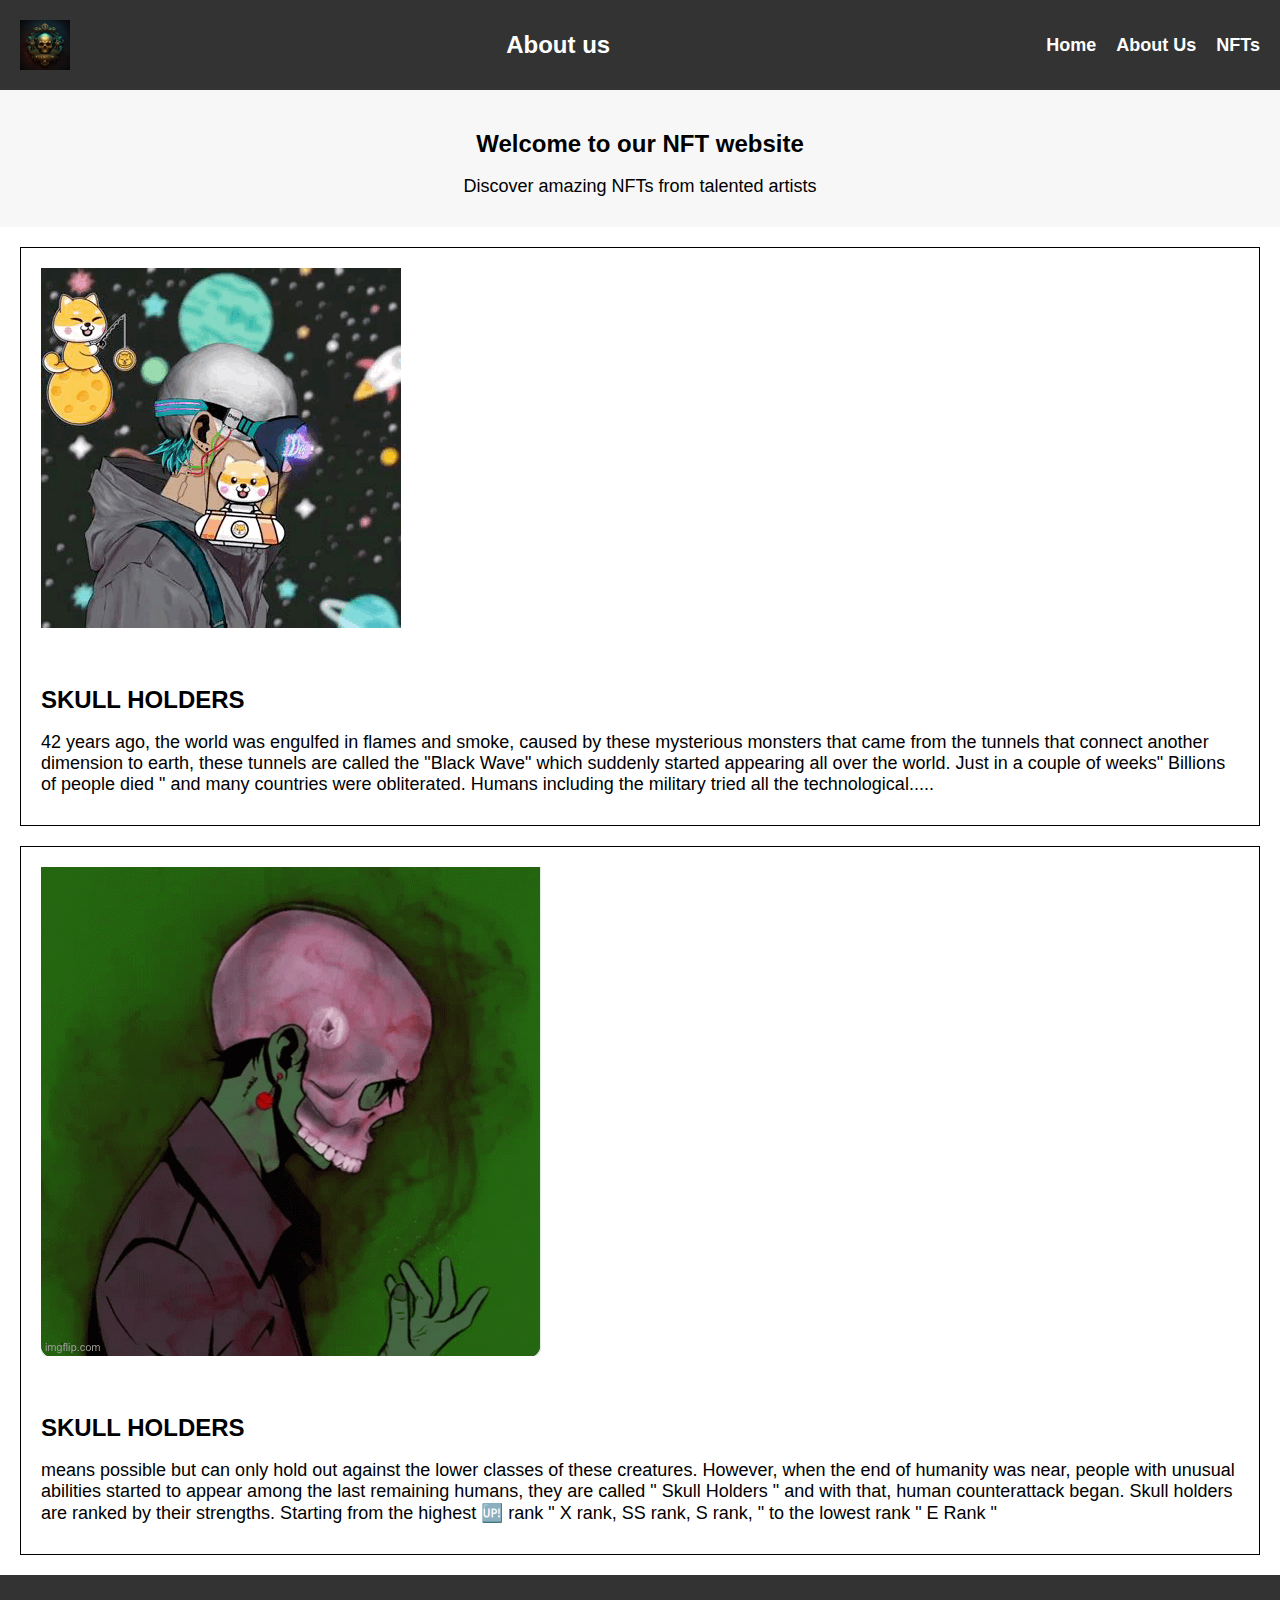
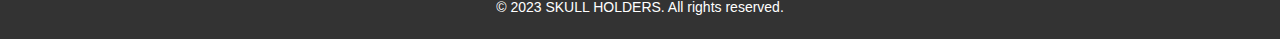
<file: About.html>
<!DOCTYPE html>
<html lang="en">
<head>
  <meta charset="UTF-8">
  <meta name="viewport" content="width=device-width, initial-scale=1.0">
  <meta http-equiv="X-UA-Compatible" content="ie=edge">
  <title>About us</title>
  <style>
    /* Global styles */
    body {
      margin: 0;
      padding: 0;
      font-family: Arial, sans-serif;
    }
    
    /* Header styles */
    header {
      display: flex;
      justify-content: space-between;
      align-items: center;
      background-color: #333;
      color: white;
      padding: 20px;
    }
    
    header img {
      width: 50px;
      height: 50px;
    }
    
    header .logo {
      font-size: 24px;
      font-weight: bold;
    }
    
    header nav {
      display: none;
    }
    
    @media only screen and (min-width: 768px) {
      header nav {
        display: flex;
        justify-content: center;
        align-items: center;
        gap: 20px;
      }
      
      header a {
        color: white;
        text-decoration: none;
        font-size: 18px;
        font-weight: bold;
        transition: color 0.2s;
      }
      
      header a:hover {
        color: #aaa;
      }
    }
    
    /* Banner styles */
    .banner {
      background-color: #f7f7f7;
      padding: 20px;
      text-align: center;
    }
    
    .banner h2 {
      font-size: 24px;
      margin-bottom: 10px;
    }
    
    .banner p {
      font-size: 18px;
      margin-bottom: 10px;
    }
    
    /* NFT styles */
    .nft {
      background-color: white;
      border: 1px solid black;
      padding: 20px;
      margin: 20px;
    }
    
    .nft img {
   max-width: 100%;
    height: auto;
    margin-bottom: 30px;
    }
    
    .nft h3 {
      font-size: 24px;
      margin-bottom: 10px;
    }
    
    .nft p {
      font-size: 18px;
      margin-bottom: 10px;
    }
    
    .nft a {
        background-color: #a68f60;
    color: white;
    padding: 10px 20px;
    font-size: 18px;
    font-weight: bold;
    text-transform: uppercase;
    letter-spacing: 1px;
    border-radius: 5px;
    transition: all 0.2s ease-in-out;
    }
    
    .nft a:hover {
      background-color: #555;
    }
    
    /* Footer styles */
    footer {
      background-color: #333;
      color: white;
      text-align: center;
      padding: 10px;
      font-size: 14px;
    }
  </style>
</head>
<body>
  <header>
    <img src="images/logo.JPG" alt=""/> 
    <div class="logo">About us</div>

    <nav>
      <a href="index.html">Home</a>
      <a href="About.html">About Us</a>
      <a href="gallery.html">NFTs</a>
    </nav>
  </header>
  
  <section class="banner">
    <h2>Welcome to our NFT website</h2>
    <p>Discover amazing NFTs from talented artists</p>
  </section>

  <section class="nft">
    <img src="images/4.gif" alt="NFT Image">
    <h3>SKULL HOLDERS</h3>
    <p>
        42 years ago, the world was engulfed in flames and smoke, caused by these mysterious monsters that came from the tunnels that connect another
         dimension to earth, these tunnels are called the "Black Wave" which suddenly started appearing all over the world. Just in
          a couple of weeks" Billions of people died " and many countries were obliterated. Humans including the military tried all 
          the technological.....</p>
    
  </section>

  <section class="nft">
    <img src="images/ezgif-5-b9a48cb026.gif" alt="NFT Image">
    <h3>SKULL HOLDERS</h3>
    <p>means possible but can only hold out against the lower classes of these creatures. However, when the end of humanity was near,
         people with unusual abilities started to appear among the last remaining humans, they are called " Skull Holders "
          and with that, human counterattack began.  Skull holders are ranked by their strengths.
          Starting from the highest 🆙  rank " X rank,  SS rank, S rank, " to the lowest rank " E Rank "

    </p>

  </section>

  <footer>
    <p>&copy; 2023 SKULL HOLDERS. All rights reserved.</p>
  </footer>

  <script src="https://code.jquery.com/jquery-3.5.1.min.js"></script>
  <script>
    $(document).ready(function(){
      $('.nav-toggle').click(function(){
        $('body').toggleClass('open');
      });
    });
  </script>

</body>
</html>
</file>
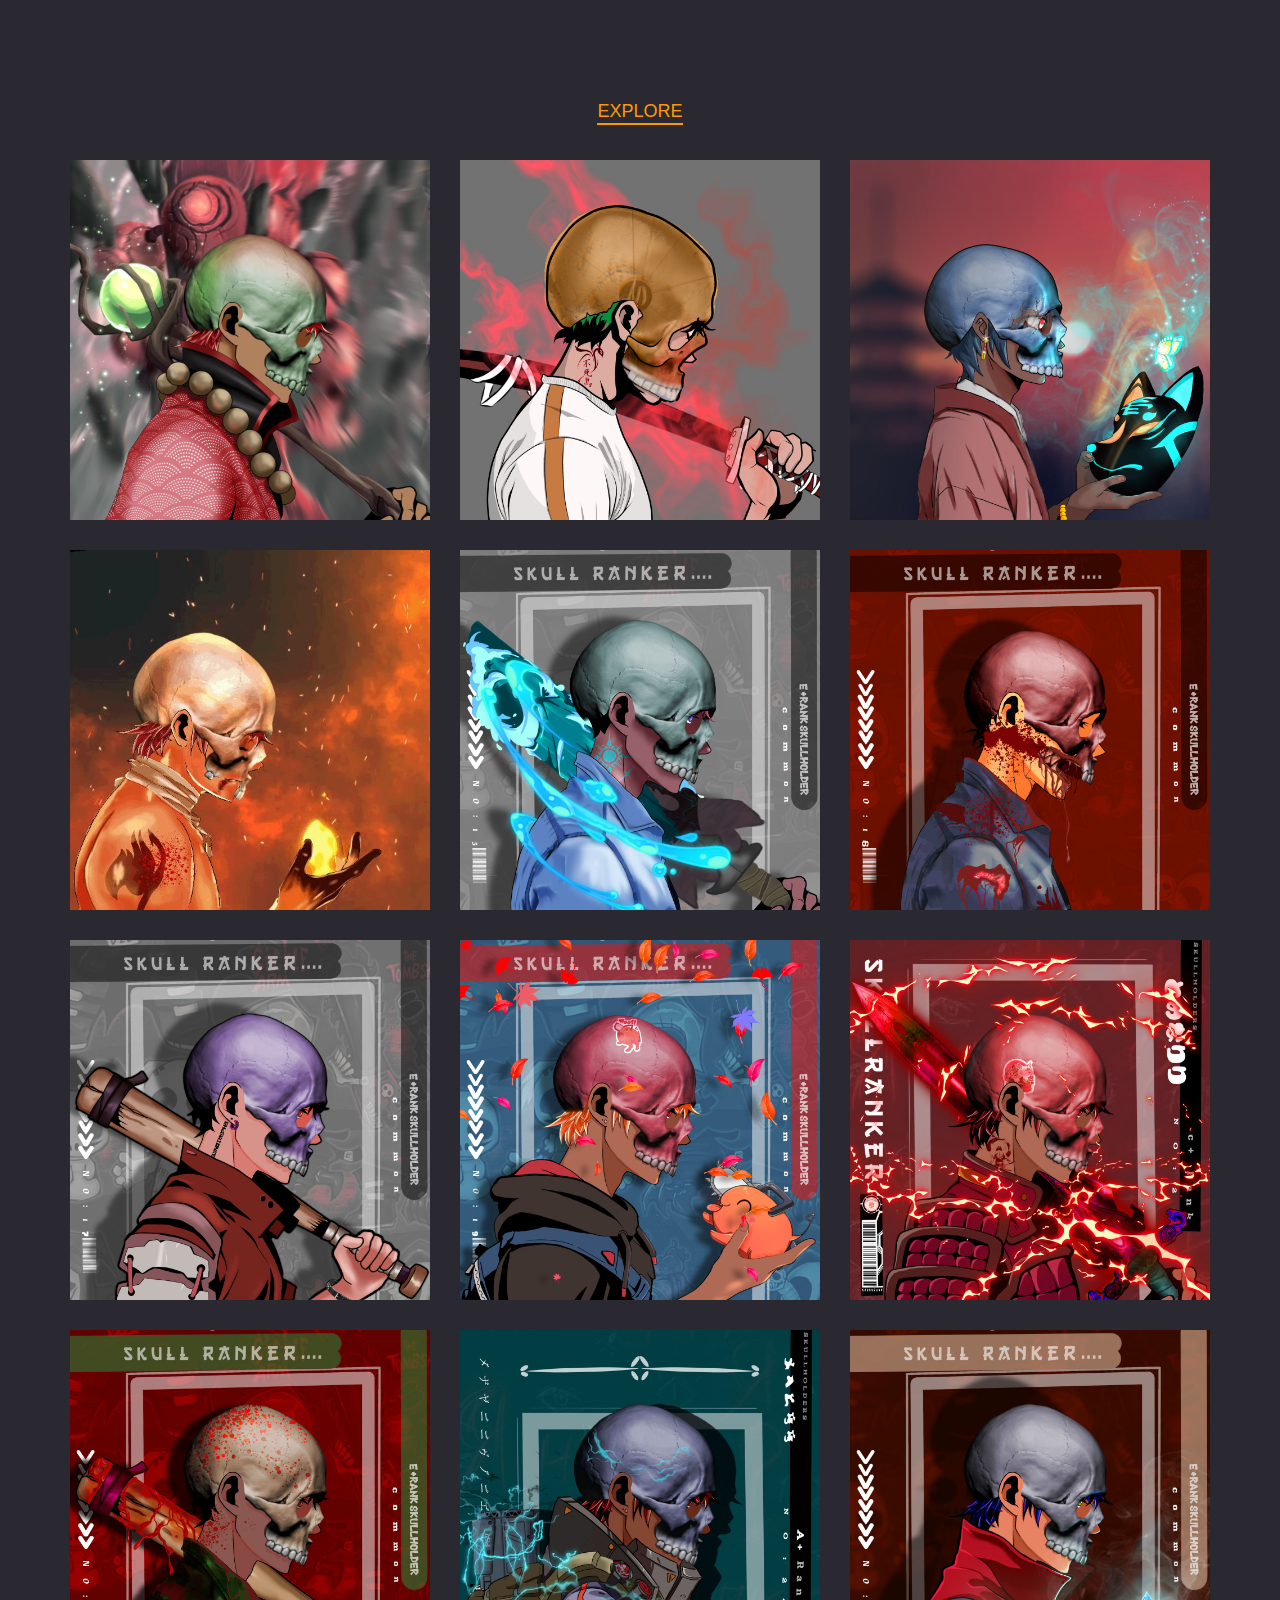
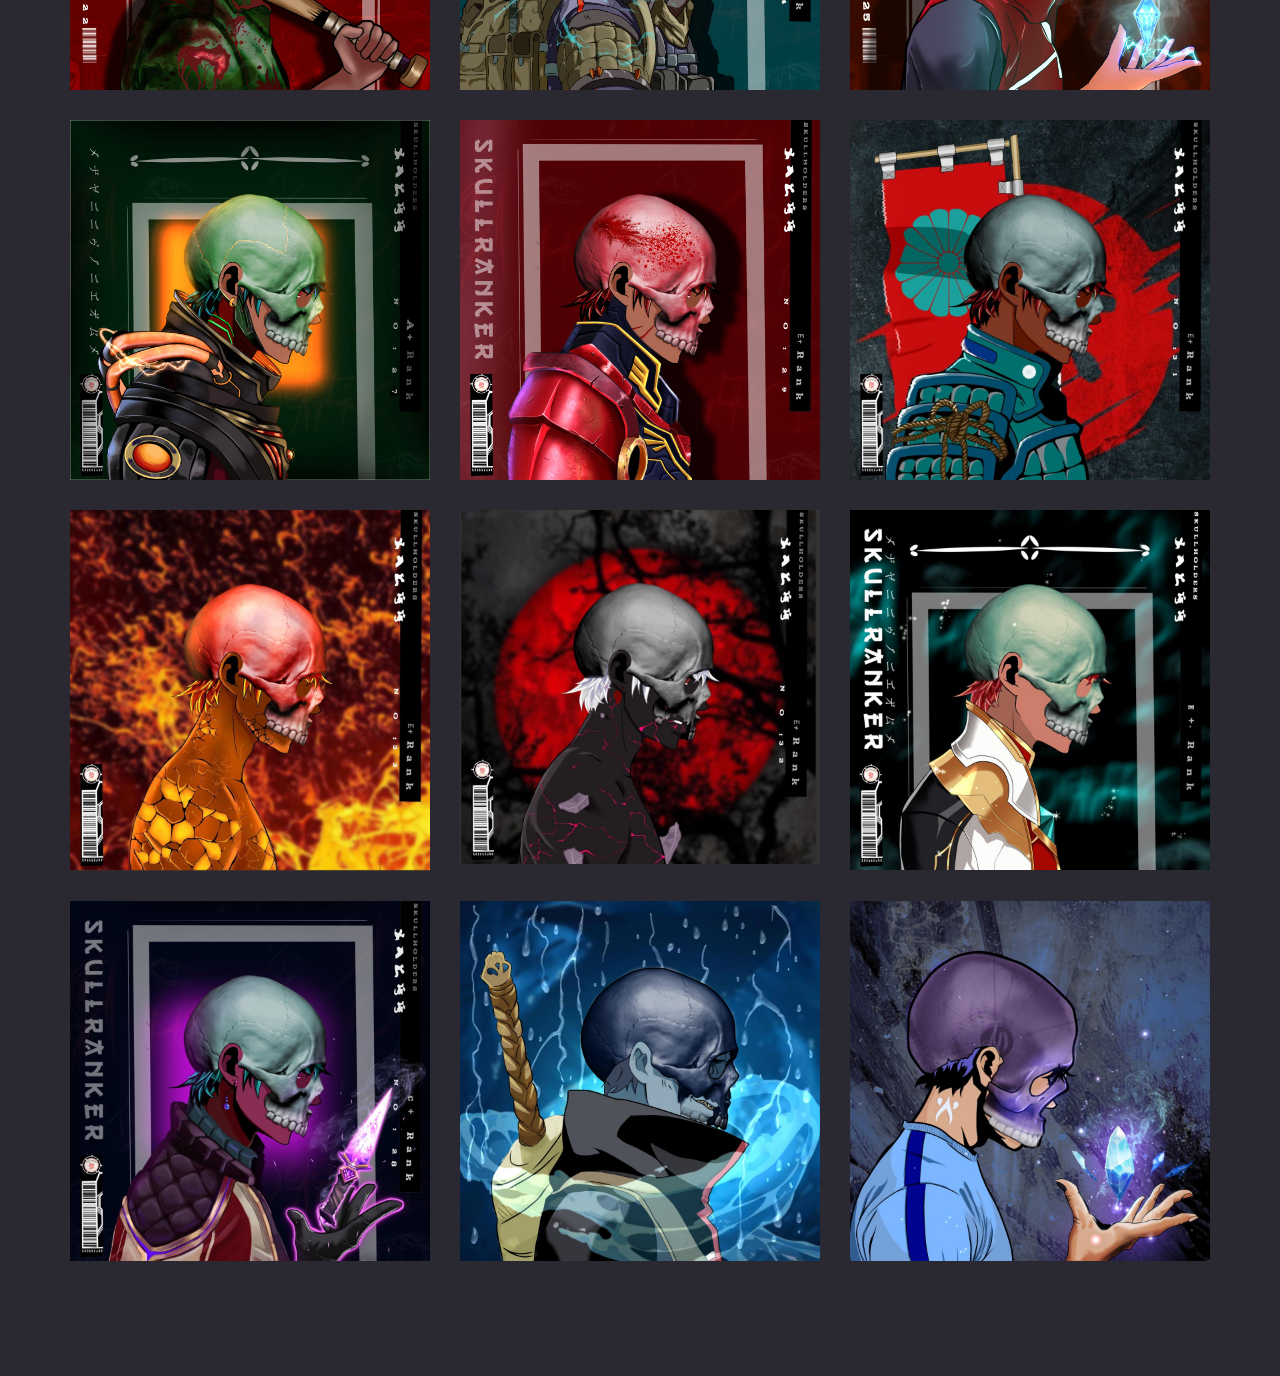
<file: gallery.html>
<!DOCTYPE html>
<html lang="en">
<head>
  <title>Skull Holder -Gallery</title>
  <meta charset="utf-8">
  <meta name="viewport" content="width=device-width, initial-scale=1">
  <link rel="stylesheet" href="gallery.css">
</head>
<body>

<section class="gallery">
	<div class="container">
		<div class="row">
			<div class="gallery-filter">
				<span class="filter-item active" data-filter="all">Explore</span>
				
			</div>
		</div>
		<div class="row">
			<!-- gallery item start -->
			<div class="gallery-item shoe">
				<div class="gallery-item-inner">
					<img src="images/1.jpg" alt="shoe">
				</div>
			</div>
			<!-- gallery item end -->
			<!-- gallery item start -->
			<div class="gallery-item headphone">
				<div class="gallery-item-inner">
					<img src="images/10.jpg" alt="headphone">
				</div>
			</div>
			<!-- gallery item end -->
			<!-- gallery item start -->
			<div class="gallery-item camera">
				<div class="gallery-item-inner">
					<img src="images/11.jpg  " alt="camera">
				</div>
			</div>
			<!-- gallery item end -->
			<!-- gallery item start -->
			<div class="gallery-item headphone">
				<div class="gallery-item-inner">
					<img src="images/12.jpg" alt="headphone">
				</div>
			</div>
			<!-- gallery item end -->
			<!-- gallery item start -->
			<div class="gallery-item camera">
				<div class="gallery-item-inner">
					<img src="images/13.jpg" alt="camera">
				</div>
			</div>
			<!-- gallery item end -->
			<!-- gallery item start -->
			<div class="gallery-item headphone">
				<div class="gallery-item-inner">
					<img src="images/14.jpg" alt="headphone">
				</div>
			</div>
			<!-- gallery item end -->
			<!-- gallery item end -->
			<!-- gallery item start -->
			<div class="gallery-item headphone">
				<div class="gallery-item-inner">
					<img src="images/15.jpg" alt="headphone">
				</div>
			</div>
			<!-- gallery item end -->
			<!-- gallery item end -->
			<!-- gallery item start -->
			<div class="gallery-item headphone">
				<div class="gallery-item-inner">
					<img src="images/16.jpg" alt="headphone">
				</div>
			</div>
			<!-- gallery item end --> 
			<!-- gallery item end -->
			<!-- gallery item start -->
			<div class="gallery-item headphone">
				<div class="gallery-item-inner">
					<img src="images/17.jpg" alt="headphone">
				</div>
			</div>
			<!-- gallery item end -->
			<!-- gallery item end -->
			<!-- gallery item start -->
			<div class="gallery-item headphone">
				<div class="gallery-item-inner">
					<img src="images/18.jpg" alt="headphone">
				</div>
			</div>
			<!-- gallery item end -->
			<!-- gallery item end -->
			<!-- gallery item start -->
			<div class="gallery-item headphone">
				<div class="gallery-item-inner">
					<img src="images/19.jpg" alt="headphone">
				</div>
			</div>
			<!-- gallery item end -->
			<!-- gallery item end -->
			<!-- gallery item start -->
			<div class="gallery-item headphone">
				<div class="gallery-item-inner">
					<img src="images/20.jpg" alt="headphone">
				</div>
			</div>
			<!-- gallery item end -->
			<!-- gallery item end -->
			<!-- gallery item start -->
			<div class="gallery-item headphone">
				<div class="gallery-item-inner">
					<img src="images/21.jpg" alt="headphone">
				</div>
			</div>
			<!-- gallery item end -->
			<!-- gallery item end -->
			<!-- gallery item start -->
			<div class="gallery-item headphone">
				<div class="gallery-item-inner">
					<img src="images/22.jpg" alt="headphone">
				</div>
			</div>
			<!-- gallery item end -->
			<!-- gallery item end -->
			<!-- gallery item start -->
			<div class="gallery-item headphone">
				<div class="gallery-item-inner">
					<img src="images/23.jpg" alt="headphone">
				</div>
			</div>
			<!-- gallery item end -->
			<!-- gallery item end -->
			<!-- gallery item start -->
			<div class="gallery-item headphone">
				<div class="gallery-item-inner">
					<img src="images/2.jpg" alt="headphone">
				</div>
			</div>
			<!-- gallery item end -->
			<!-- gallery item end -->
			<!-- gallery item start -->
			<div class="gallery-item headphone">
				<div class="gallery-item-inner">
					<img src="images/3.jpg" alt="headphone">
				</div>
			</div>
			<!-- gallery item end -->
			<!-- gallery item end -->
			<!-- gallery item start -->
			<div class="gallery-item headphone">
				<div class="gallery-item-inner">
					<img src="images/5.jpg" alt="headphone">
				</div>
			</div>
			<!-- gallery item end -->
			<!-- gallery item end -->
			<!-- gallery item start -->
			<div class="gallery-item headphone">
				<div class="gallery-item-inner">
					<img src="images/6.jpg" alt="headphone">
				</div>
			</div>
			<!-- gallery item end -->
			<!-- gallery item end -->
			<!-- gallery item start -->
			<div class="gallery-item headphone">
				<div class="gallery-item-inner">
					<img src="images/7.jpg" alt="headphone">
				</div>
			</div>
			<!-- gallery item end -->
			<!-- gallery item end -->
			<!-- gallery item start -->
			<div class="gallery-item headphone">
				<div class="gallery-item-inner">
					<img src="images/8.jpg" alt="headphone">
				</div>
			</div>
			<!-- gallery item end -->
			<!-- gallery item end -->
			<!-- gallery item start -->
			
			<!-- gallery item end -->

		</div>
	</div>
</section>

<script src="gallery.js"></script>
</body>
</html>
</file>
<file: gallery.css>
body{
	line-height: 1.5;
	font-family: sans-serif;
}
*{
	margin:0;
	box-sizing: border-box;
}
.container{
	max-width: 1170px;
	margin:auto;
}
.row{
	display: flex;
	flex-wrap: wrap;
}
img{
	max-width: 100%;
	vertical-align: middle;
}
/*.gallery*/
.gallery{
	width: 100%;
	display: block;
	min-height: 100vh;
	background-color: #2a2932;
	padding: 100px 0;
}
.gallery .gallery-filter{
	padding: 0 15px;
	width: 100%;
	text-align: center;
	margin-bottom: 20px;
}
.gallery .gallery-filter .filter-item{
	color: #ffffff;
	font-size: 18px;
	text-transform: uppercase;
	display: inline-block;
	margin:0 10px;
	cursor: pointer;
	border-bottom: 2px solid transparent;
	line-height: 1.2;
	transition: all 0.3s ease;
}
.gallery .gallery-filter .filter-item.active{
	color: #ff9800;
	border-color : #ff9800;
}
.gallery .gallery-item{
	width: calc(100% / 3);
	padding: 15px;
}
.gallery .gallery-item-inner img{
	width: 100%;
}
.gallery .gallery-item.show{
	animation: fadeIn 0.5s ease;
}
@keyframes fadeIn{
	0%{
		opacity: 0;
	}
	100%{
		opacity: 1;
	}
}
.gallery .gallery-item.hide{
	display: none;
}

/*responsive*/
@media(max-width: 991px){
	.gallery .gallery-item{
		width: 50%;
	}
}
@media(max-width: 767px){
    .gallery .gallery-item{
		width: 100%;
	}	
	.gallery .gallery-filter .filter-item{
		margin-bottom: 10px;
	}
}
</file>
